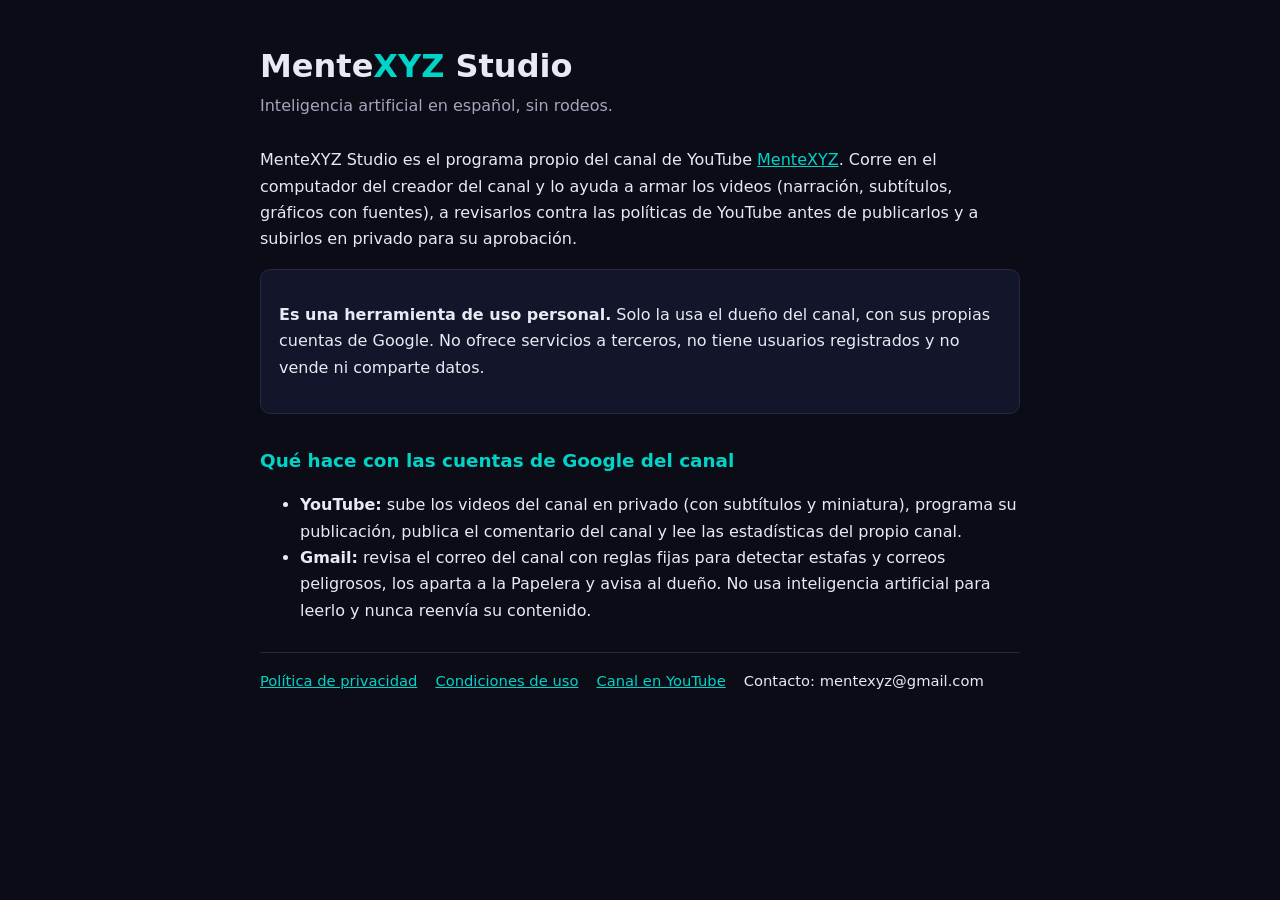
<file: index.html>
<!doctype html>
<html lang="es">
<head><meta charset="utf-8"><meta name="viewport" content="width=device-width,initial-scale=1">
<title>MenteXYZ Studio</title><meta name="description" content="El programa con el que el canal MenteXYZ arma, revisa y publica sus videos.">
<link rel="stylesheet" href="estilo.css"></head>
<body><main>
<h1>Mente<span>XYZ</span> Studio</h1>
<p class="sub">Inteligencia artificial en español, sin rodeos.</p>
<p>MenteXYZ Studio es el programa propio del canal de YouTube <a href="https://www.youtube.com/@MenteXYZ">MenteXYZ</a>. Corre en el computador del creador del canal y lo ayuda a armar los videos (narración, subtítulos, gráficos con fuentes), a revisarlos contra las políticas de YouTube antes de publicarlos y a subirlos en privado para su aprobación.</p>
<div class="caja">
<p><b>Es una herramienta de uso personal.</b> Solo la usa el dueño del canal, con sus propias cuentas de Google. No ofrece servicios a terceros, no tiene usuarios registrados y no vende ni comparte datos.</p>
</div>
<h2>Qué hace con las cuentas de Google del canal</h2>
<ul>
<li><b>YouTube:</b> sube los videos del canal en privado (con subtítulos y miniatura), programa su publicación, publica el comentario del canal y lee las estadísticas del propio canal.</li>
<li><b>Gmail:</b> revisa el correo del canal con reglas fijas para detectar estafas y correos peligrosos, los aparta a la Papelera y avisa al dueño. No usa inteligencia artificial para leerlo y nunca reenvía su contenido.</li>
</ul>
<nav><a href="privacidad.html">Política de privacidad</a><a href="terminos.html">Condiciones de uso</a><a href="https://www.youtube.com/@MenteXYZ">Canal en YouTube</a><span>Contacto: mentexyz@gmail.com</span></nav>
</main></body></html>
</file>
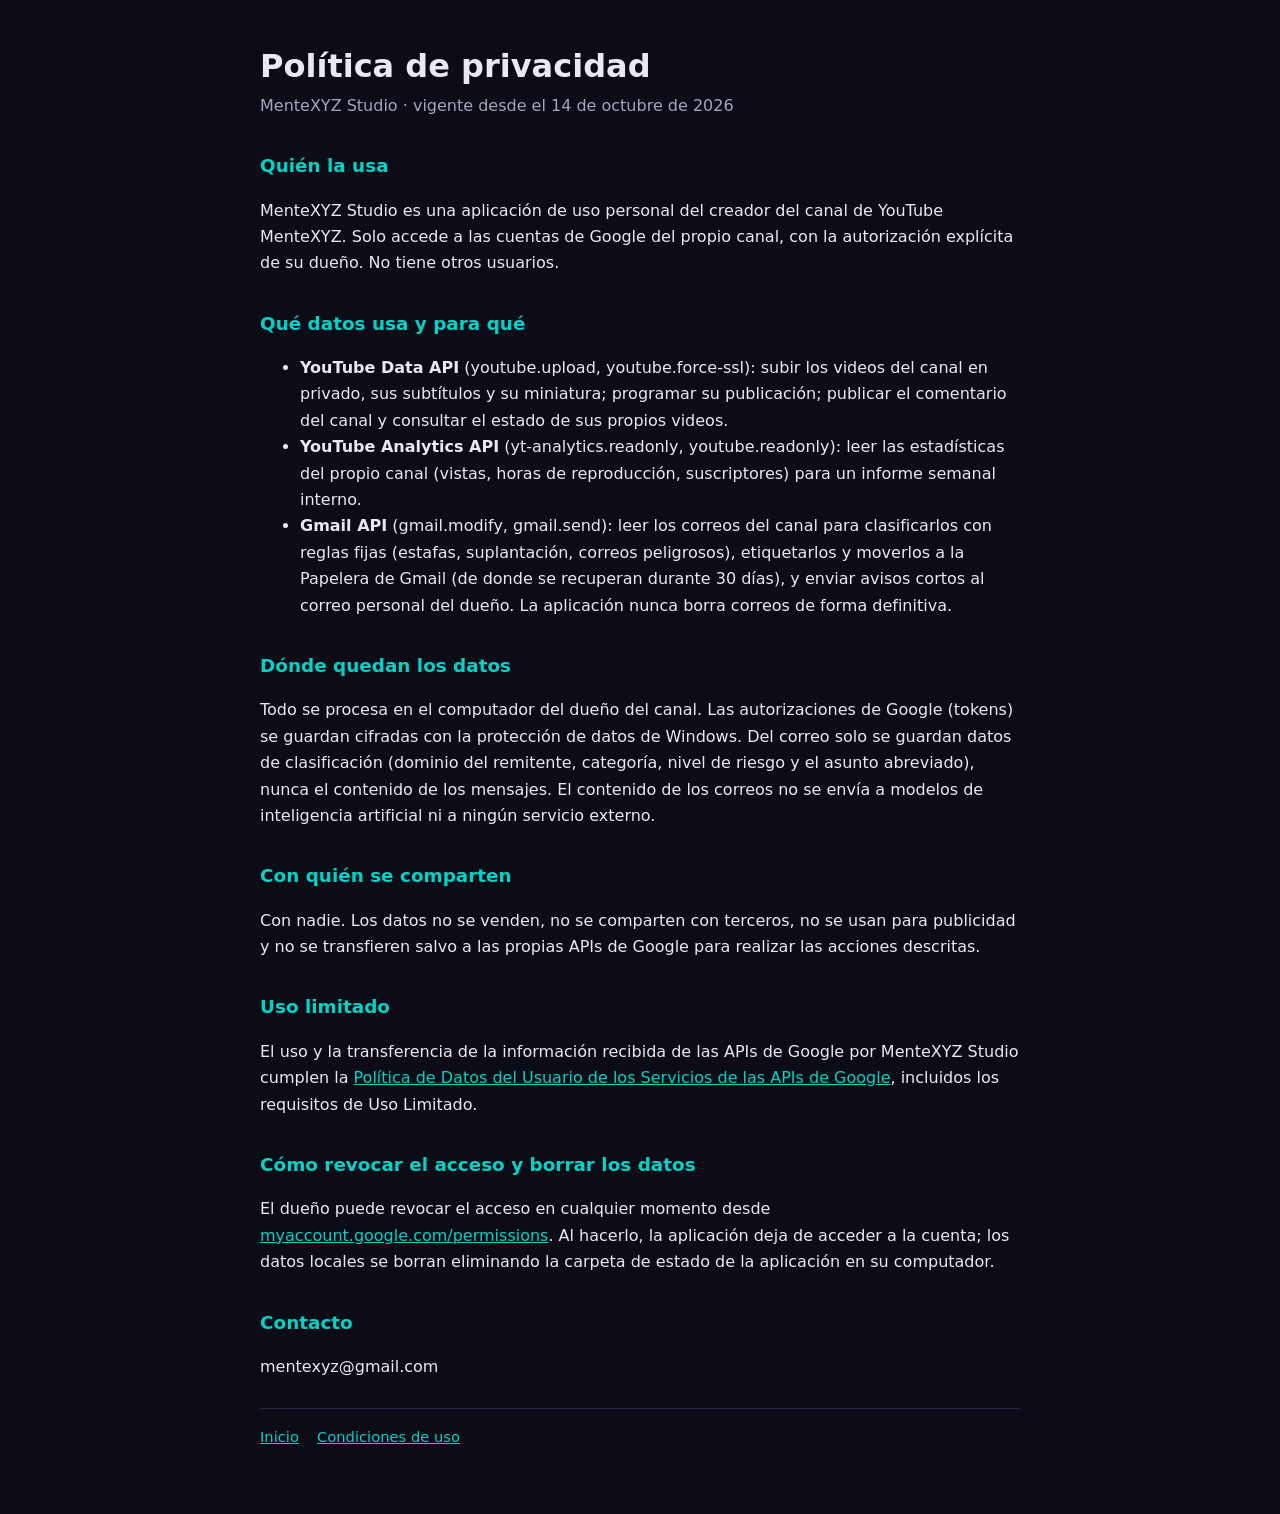
<file: privacidad.html>
<!doctype html>
<html lang="es">
<head><meta charset="utf-8"><meta name="viewport" content="width=device-width,initial-scale=1">
<title>Política de privacidad · MenteXYZ Studio</title>
<link rel="stylesheet" href="estilo.css"></head>
<body><main>
<h1>Política de privacidad</h1>
<p class="sub">MenteXYZ Studio · vigente desde el 14 de octubre de 2026</p>

<h2>Quién la usa</h2>
<p>MenteXYZ Studio es una aplicación de uso personal del creador del canal de YouTube MenteXYZ. Solo accede a las cuentas de Google del propio canal, con la autorización explícita de su dueño. No tiene otros usuarios.</p>

<h2>Qué datos usa y para qué</h2>
<ul>
<li><b>YouTube Data API</b> (youtube.upload, youtube.force-ssl): subir los videos del canal en privado, sus subtítulos y su miniatura; programar su publicación; publicar el comentario del canal y consultar el estado de sus propios videos.</li>
<li><b>YouTube Analytics API</b> (yt-analytics.readonly, youtube.readonly): leer las estadísticas del propio canal (vistas, horas de reproducción, suscriptores) para un informe semanal interno.</li>
<li><b>Gmail API</b> (gmail.modify, gmail.send): leer los correos del canal para clasificarlos con reglas fijas (estafas, suplantación, correos peligrosos), etiquetarlos y moverlos a la Papelera de Gmail (de donde se recuperan durante 30 días), y enviar avisos cortos al correo personal del dueño. La aplicación nunca borra correos de forma definitiva.</li>
</ul>

<h2>Dónde quedan los datos</h2>
<p>Todo se procesa en el computador del dueño del canal. Las autorizaciones de Google (tokens) se guardan cifradas con la protección de datos de Windows. Del correo solo se guardan datos de clasificación (dominio del remitente, categoría, nivel de riesgo y el asunto abreviado), nunca el contenido de los mensajes. El contenido de los correos no se envía a modelos de inteligencia artificial ni a ningún servicio externo.</p>

<h2>Con quién se comparten</h2>
<p>Con nadie. Los datos no se venden, no se comparten con terceros, no se usan para publicidad y no se transfieren salvo a las propias APIs de Google para realizar las acciones descritas.</p>

<h2>Uso limitado</h2>
<p>El uso y la transferencia de la información recibida de las APIs de Google por MenteXYZ Studio cumplen la <a href="https://developers.google.com/terms/api-services-user-data-policy">Política de Datos del Usuario de los Servicios de las APIs de Google</a>, incluidos los requisitos de Uso Limitado.</p>

<h2>Cómo revocar el acceso y borrar los datos</h2>
<p>El dueño puede revocar el acceso en cualquier momento desde <a href="https://myaccount.google.com/permissions">myaccount.google.com/permissions</a>. Al hacerlo, la aplicación deja de acceder a la cuenta; los datos locales se borran eliminando la carpeta de estado de la aplicación en su computador.</p>

<h2>Contacto</h2>
<p>mentexyz@gmail.com</p>
<nav><a href="index.html">Inicio</a><a href="terminos.html">Condiciones de uso</a></nav>
</main></body></html>
</file>
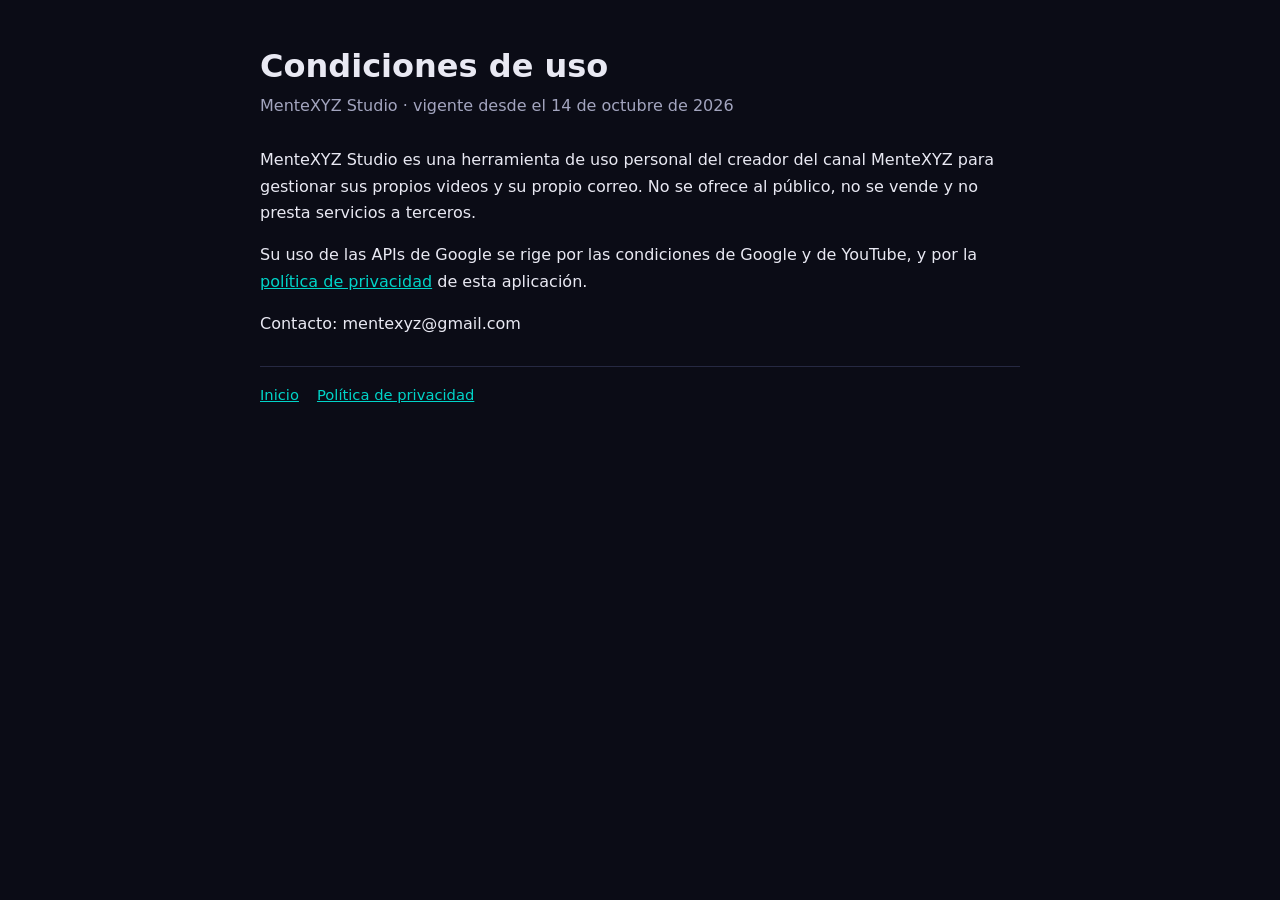
<file: terminos.html>
<!doctype html>
<html lang="es">
<head><meta charset="utf-8"><meta name="viewport" content="width=device-width,initial-scale=1">
<title>Condiciones de uso · MenteXYZ Studio</title>
<link rel="stylesheet" href="estilo.css"></head>
<body><main>
<h1>Condiciones de uso</h1>
<p class="sub">MenteXYZ Studio · vigente desde el 14 de octubre de 2026</p>
<p>MenteXYZ Studio es una herramienta de uso personal del creador del canal MenteXYZ para gestionar sus propios videos y su propio correo. No se ofrece al público, no se vende y no presta servicios a terceros.</p>
<p>Su uso de las APIs de Google se rige por las condiciones de Google y de YouTube, y por la <a href="privacidad.html">política de privacidad</a> de esta aplicación.</p>
<p>Contacto: mentexyz@gmail.com</p>
<nav><a href="index.html">Inicio</a><a href="privacidad.html">Política de privacidad</a></nav>
</main></body></html>
</file>
<file: estilo.css>
:root{--bg:#0b0c16;--panel:#13152a;--fg:#e9e9f3;--muted:#a3a5bf;--cian:#00d4c8;--naranja:#ff8a2b;--linea:#262942;color-scheme:dark}
*{box-sizing:border-box}
body{margin:0;background:var(--bg);color:var(--fg);font:16px/1.65 "Segoe UI",system-ui,-apple-system,sans-serif;padding-inline:16px}
main{max-width:760px;margin:0 auto;padding-block:48px 64px}
h1{font-size:2rem;line-height:1.15;margin:0 0 8px;text-wrap:balance}
h1 span{color:var(--cian)}
h2{font-size:1.15rem;margin:32px 0 8px;color:var(--cian)}
p,li{color:var(--fg)} .sub{color:var(--muted);margin:0 0 28px}
a{color:var(--cian)} nav{display:flex;flex-wrap:wrap;gap:8px 18px;margin-top:28px;padding-top:16px;border-top:1px solid var(--linea);font-size:.92rem}
.caja{background:var(--panel);border:1px solid var(--linea);border-radius:10px;padding:16px 18px}
small{color:var(--muted)}
</file>
